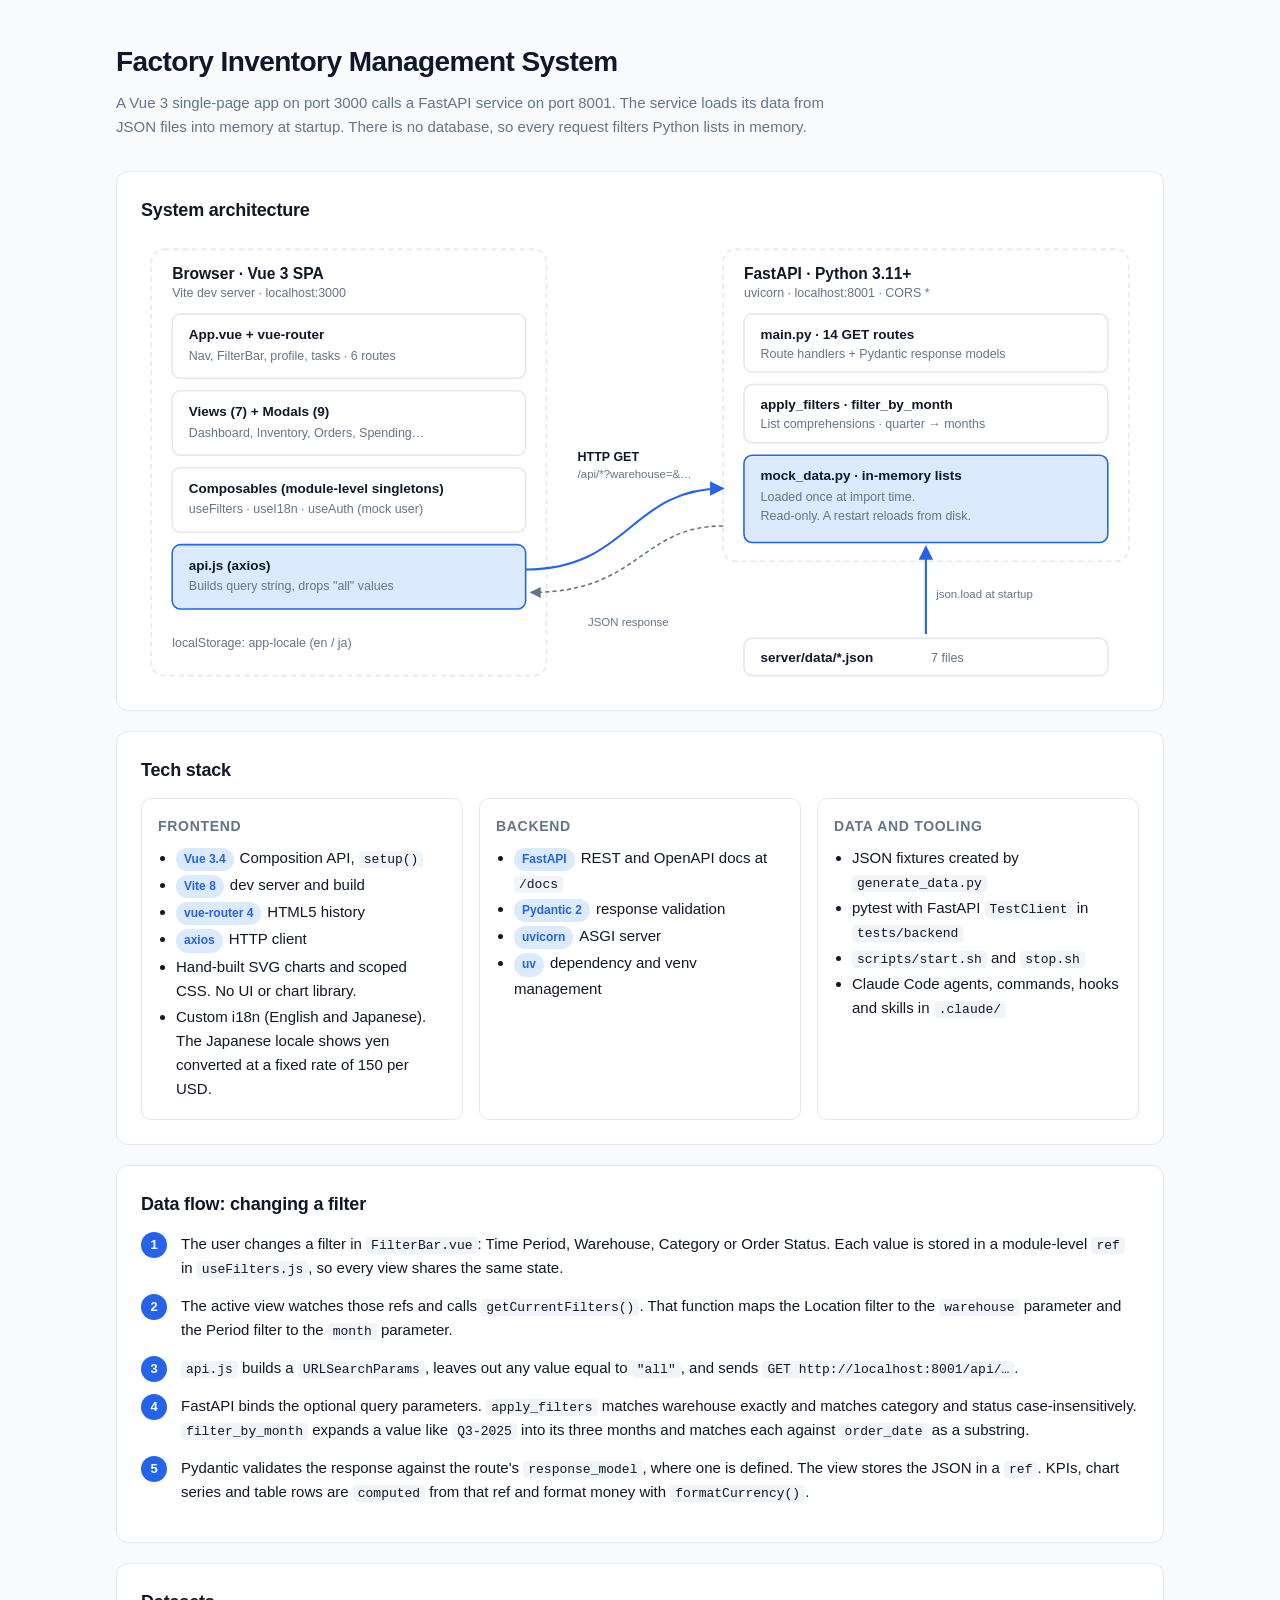
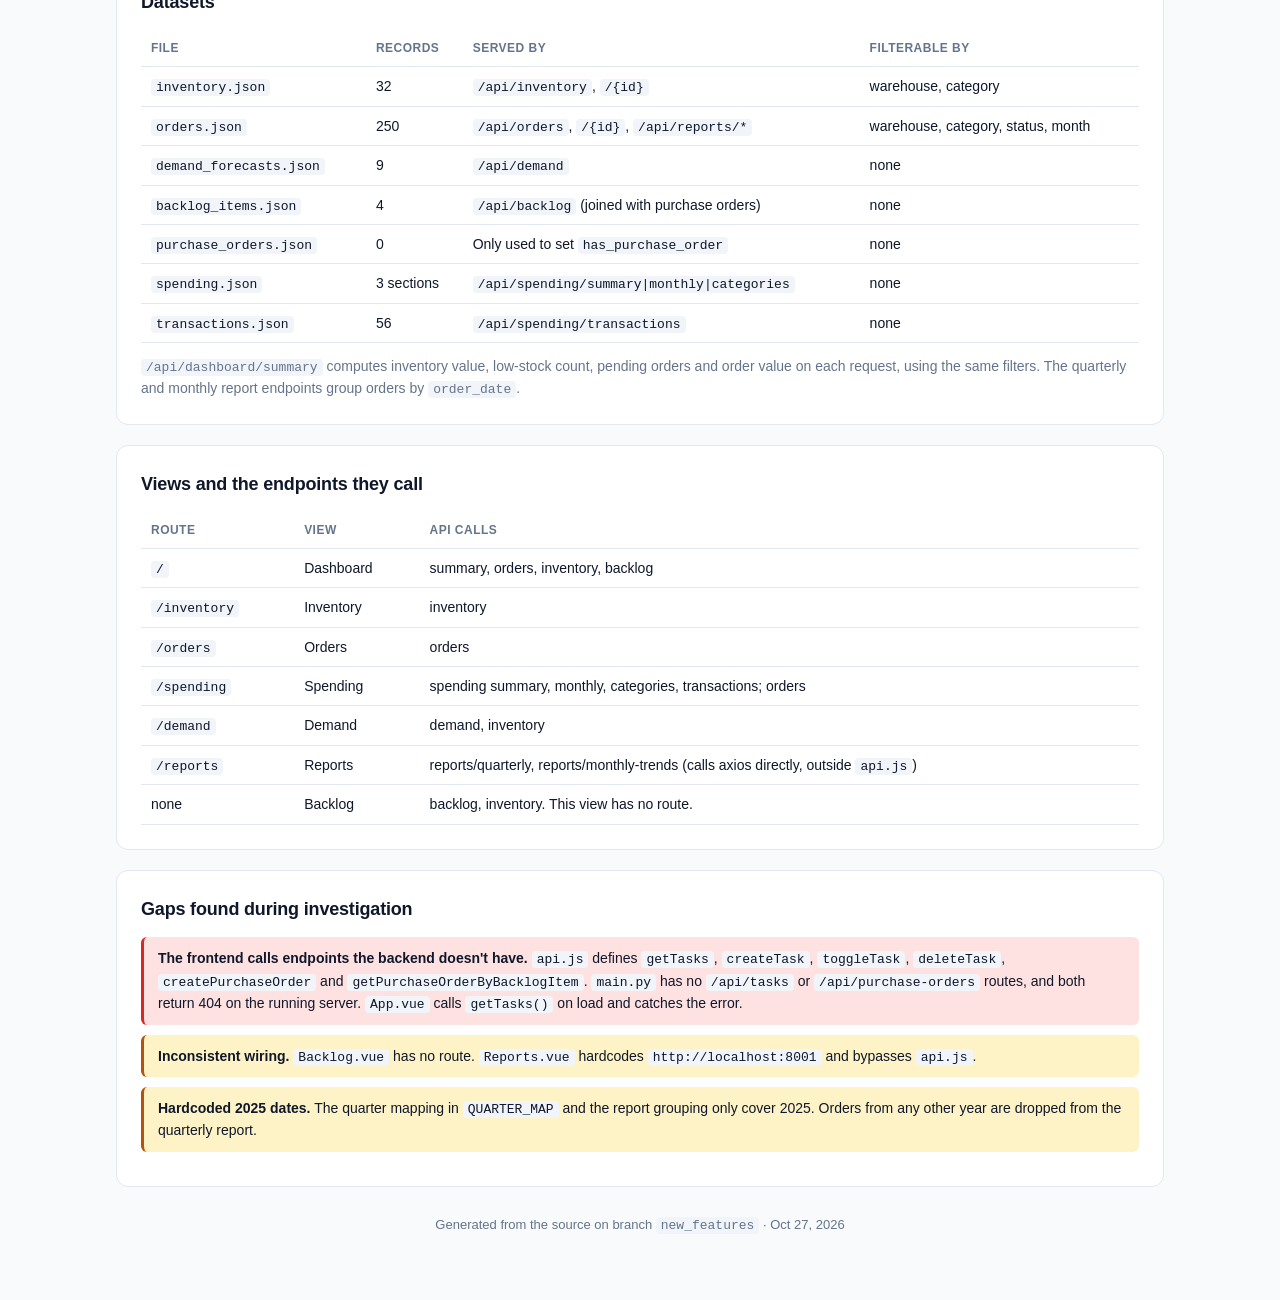
<file: docs/architecture.html>
<!doctype html>
<html lang="en">
<head>
<meta charset="utf-8">
<meta name="viewport" content="width=device-width, initial-scale=1">
<title>Inventory System Architecture</title>
<style>
  :root {
    --bg: #f8fafc; --surface: #ffffff; --text: #0f172a; --muted: #64748b;
    --border: #e2e8f0; --accent: #2563eb; --accent-soft: #dbeafe;
    --green: #16a34a; --green-soft: #dcfce7; --amber: #b45309; --amber-soft: #fef3c7;
    --red: #dc2626; --red-soft: #fee2e2; --code-bg: #f1f5f9;
  }
  @media (prefers-color-scheme: dark) {
    :root:not([data-theme="light"]) {
      --bg: #0b1120; --surface: #111827; --text: #e2e8f0; --muted: #94a3b8;
      --border: #1f2937; --accent: #60a5fa; --accent-soft: #1e3a5f;
      --green: #4ade80; --green-soft: #14532d; --amber: #fbbf24; --amber-soft: #451a03;
      --red: #f87171; --red-soft: #450a0a; --code-bg: #1e293b;
    }
  }
  * { box-sizing: border-box; }
  body { margin: 0; background: var(--bg); color: var(--text);
    font: 15px/1.6 -apple-system, BlinkMacSystemFont, "Segoe UI", Inter, sans-serif; }
  .wrap { max-width: 1080px; margin: 0 auto; padding: 40px 16px 64px; }
  header { margin-bottom: 32px; }
  h1 { font-size: 28px; margin: 0 0 6px; letter-spacing: -0.02em; }
  h2 { font-size: 18px; margin: 0 0 14px; letter-spacing: -0.01em; }
  h3 { font-size: 14px; margin: 0 0 8px; text-transform: uppercase; letter-spacing: 0.05em; color: var(--muted); }
  p.lede { color: var(--muted); margin: 0; max-width: 720px; }
  section { background: var(--surface); border: 1px solid var(--border); border-radius: 12px;
    padding: 24px; margin-bottom: 20px; }
  code { font: 13px ui-monospace, SFMono-Regular, Menlo, monospace; background: var(--code-bg);
    padding: 1px 5px; border-radius: 4px; }
  .grid { display: grid; gap: 16px; grid-template-columns: repeat(auto-fit, minmax(240px, 1fr)); }
  .card { border: 1px solid var(--border); border-radius: 10px; padding: 16px; }
  .card ul { margin: 0; padding-left: 18px; }
  .card li { margin: 2px 0; }
  .pill { display: inline-block; font-size: 12px; font-weight: 600; padding: 2px 8px; border-radius: 999px;
    background: var(--accent-soft); color: var(--accent); margin-right: 6px; }
  svg { width: 100%; height: auto; display: block; }
  svg text { fill: var(--text); font-family: inherit; }
  svg .muted { fill: var(--muted); }
  svg .box { fill: var(--surface); stroke: var(--border); stroke-width: 1.5; }
  svg .box-accent { fill: var(--accent-soft); stroke: var(--accent); stroke-width: 1.5; }
  svg .group { fill: none; stroke: var(--border); stroke-width: 1.5; stroke-dasharray: 5 4; }
  svg .arrow { stroke: var(--accent); stroke-width: 2; fill: none; marker-end: url(#arrowhead); }
  svg .arrow-back { stroke: var(--muted); stroke-width: 1.5; fill: none; stroke-dasharray: 4 3; marker-end: url(#arrowhead-muted); }
  .diagram-scroll { overflow-x: auto; }
  .diagram-scroll svg { min-width: 680px; }
  table { width: 100%; border-collapse: collapse; font-size: 14px; }
  th, td { text-align: left; padding: 8px 10px; border-bottom: 1px solid var(--border); vertical-align: top; }
  th { color: var(--muted); font-weight: 600; font-size: 12px; text-transform: uppercase; letter-spacing: 0.04em; }
  .table-scroll { overflow-x: auto; }
  ol.flow { counter-reset: step; list-style: none; padding: 0; margin: 0; }
  ol.flow li { counter-increment: step; position: relative; padding: 0 0 14px 40px; }
  ol.flow li::before { content: counter(step); position: absolute; left: 0; top: 0; width: 26px; height: 26px;
    border-radius: 50%; background: var(--accent); color: var(--surface); font-weight: 700; font-size: 13px;
    display: grid; place-items: center; }
  .note { border-left: 3px solid; padding: 10px 14px; border-radius: 6px; margin: 10px 0; font-size: 14px; }
  .note.warn { border-color: var(--amber); background: var(--amber-soft); }
  .note.bad { border-color: var(--red); background: var(--red-soft); }
  footer { color: var(--muted); font-size: 13px; text-align: center; margin-top: 28px; }
</style>
</head>
<body>
<div class="wrap">

<header>
  <h1>Factory Inventory Management System</h1>
  <p class="lede">A Vue 3 single-page app on port 3000 calls a FastAPI service on port 8001. The service loads its data from JSON files into memory at startup. There is no database, so every request filters Python lists in memory.</p>
</header>

<section>
  <h2>System architecture</h2>
  <div class="diagram-scroll">
  <svg viewBox="0 0 960 430" role="img" aria-label="Architecture diagram: browser running Vue SPA, calling FastAPI server over HTTP, which reads JSON files at startup">
    <defs>
      <marker id="arrowhead" viewBox="0 0 10 10" refX="9" refY="5" markerWidth="7" markerHeight="7" orient="auto-start-reverse">
        <path d="M0,0 L10,5 L0,10 z" fill="var(--accent)"/>
      </marker>
      <marker id="arrowhead-muted" viewBox="0 0 10 10" refX="9" refY="5" markerWidth="7" markerHeight="7" orient="auto-start-reverse">
        <path d="M0,0 L10,5 L0,10 z" fill="var(--muted)"/>
      </marker>
    </defs>

    <!-- Client group -->
    <rect class="group" x="10" y="10" width="380" height="410" rx="12"/>
    <text x="30" y="38" font-weight="700" font-size="15">Browser · Vue 3 SPA</text>
    <text x="30" y="56" class="muted" font-size="12">Vite dev server · localhost:3000</text>

    <rect class="box" x="30" y="72" width="340" height="62" rx="8"/>
    <text x="46" y="96" font-weight="600" font-size="13">App.vue + vue-router</text>
    <text x="46" y="116" class="muted" font-size="12">Nav, FilterBar, profile, tasks · 6 routes</text>

    <rect class="box" x="30" y="146" width="340" height="62" rx="8"/>
    <text x="46" y="170" font-weight="600" font-size="13">Views (7) + Modals (9)</text>
    <text x="46" y="190" class="muted" font-size="12">Dashboard, Inventory, Orders, Spending…</text>

    <rect class="box" x="30" y="220" width="340" height="62" rx="8"/>
    <text x="46" y="244" font-weight="600" font-size="13">Composables (module-level singletons)</text>
    <text x="46" y="264" class="muted" font-size="12">useFilters · useI18n · useAuth (mock user)</text>

    <rect class="box-accent" x="30" y="294" width="340" height="62" rx="8"/>
    <text x="46" y="318" font-weight="600" font-size="13">api.js (axios)</text>
    <text x="46" y="338" class="muted" font-size="12">Builds query string, drops "all" values</text>

    <text x="30" y="392" class="muted" font-size="12">localStorage: app-locale (en / ja)</text>

    <!-- HTTP -->
    <path class="arrow" d="M370,318 C470,318 470,240 560,240"/>
    <text x="420" y="214" font-size="12" font-weight="600">HTTP GET</text>
    <text x="420" y="230" class="muted" font-size="11">/api/*?warehouse=&amp;…</text>
    <path class="arrow-back" d="M560,276 C480,276 480,340 375,340"/>
    <text x="430" y="372" class="muted" font-size="11">JSON response</text>

    <!-- Server group -->
    <rect class="group" x="560" y="10" width="390" height="300" rx="12"/>
    <text x="580" y="38" font-weight="700" font-size="15">FastAPI · Python 3.11+</text>
    <text x="580" y="56" class="muted" font-size="12">uvicorn · localhost:8001 · CORS *</text>

    <rect class="box" x="580" y="72" width="350" height="56" rx="8"/>
    <text x="596" y="96" font-weight="600" font-size="13">main.py · 14 GET routes</text>
    <text x="596" y="114" class="muted" font-size="12">Route handlers + Pydantic response models</text>

    <rect class="box" x="580" y="140" width="350" height="56" rx="8"/>
    <text x="596" y="164" font-weight="600" font-size="13">apply_filters · filter_by_month</text>
    <text x="596" y="182" class="muted" font-size="12">List comprehensions · quarter → months</text>

    <rect class="box-accent" x="580" y="208" width="350" height="84" rx="8"/>
    <text x="596" y="232" font-weight="600" font-size="13">mock_data.py · in-memory lists</text>
    <text x="596" y="252" class="muted" font-size="12">Loaded once at import time.</text>
    <text x="596" y="270" class="muted" font-size="12">Read-only. A restart reloads from disk.</text>

    <!-- Data -->
    <path class="arrow" d="M755,380 L755,296"/>
    <text x="765" y="345" class="muted" font-size="11">json.load at startup</text>
    <rect class="box" x="580" y="384" width="350" height="36" rx="8"/>
    <text x="596" y="407" font-weight="600" font-size="13">server/data/*.json</text>
    <text x="760" y="407" class="muted" font-size="12">7 files</text>
  </svg>
  </div>
</section>

<section>
  <h2>Tech stack</h2>
  <div class="grid">
    <div class="card">
      <h3>Frontend</h3>
      <ul>
        <li><span class="pill">Vue 3.4</span>Composition API, <code>setup()</code></li>
        <li><span class="pill">Vite 8</span>dev server and build</li>
        <li><span class="pill">vue-router 4</span>HTML5 history</li>
        <li><span class="pill">axios</span>HTTP client</li>
        <li>Hand-built SVG charts and scoped CSS. No UI or chart library.</li>
        <li>Custom i18n (English and Japanese). The Japanese locale shows yen converted at a fixed rate of 150 per USD.</li>
      </ul>
    </div>
    <div class="card">
      <h3>Backend</h3>
      <ul>
        <li><span class="pill">FastAPI</span>REST and OpenAPI docs at <code>/docs</code></li>
        <li><span class="pill">Pydantic 2</span>response validation</li>
        <li><span class="pill">uvicorn</span>ASGI server</li>
        <li><span class="pill">uv</span>dependency and venv management</li>
      </ul>
    </div>
    <div class="card">
      <h3>Data and tooling</h3>
      <ul>
        <li>JSON fixtures created by <code>generate_data.py</code></li>
        <li>pytest with FastAPI <code>TestClient</code> in <code>tests/backend</code></li>
        <li><code>scripts/start.sh</code> and <code>stop.sh</code></li>
        <li>Claude Code agents, commands, hooks and skills in <code>.claude/</code></li>
      </ul>
    </div>
  </div>
</section>

<section>
  <h2>Data flow: changing a filter</h2>
  <ol class="flow">
    <li>The user changes a filter in <code>FilterBar.vue</code>: Time Period, Warehouse, Category or Order Status. Each value is stored in a module-level <code>ref</code> in <code>useFilters.js</code>, so every view shares the same state.</li>
    <li>The active view watches those refs and calls <code>getCurrentFilters()</code>. That function maps the Location filter to the <code>warehouse</code> parameter and the Period filter to the <code>month</code> parameter.</li>
    <li><code>api.js</code> builds a <code>URLSearchParams</code>, leaves out any value equal to <code>"all"</code>, and sends <code>GET http://localhost:8001/api/…</code>.</li>
    <li>FastAPI binds the optional query parameters. <code>apply_filters</code> matches warehouse exactly and matches category and status case-insensitively. <code>filter_by_month</code> expands a value like <code>Q3-2025</code> into its three months and matches each against <code>order_date</code> as a substring.</li>
    <li>Pydantic validates the response against the route's <code>response_model</code>, where one is defined. The view stores the JSON in a <code>ref</code>. KPIs, chart series and table rows are <code>computed</code> from that ref and format money with <code>formatCurrency()</code>.</li>
  </ol>
</section>

<section>
  <h2>Datasets</h2>
  <div class="table-scroll">
  <table>
    <thead><tr><th>File</th><th>Records</th><th>Served by</th><th>Filterable by</th></tr></thead>
    <tbody>
      <tr><td><code>inventory.json</code></td><td>32</td><td><code>/api/inventory</code>, <code>/{id}</code></td><td>warehouse, category</td></tr>
      <tr><td><code>orders.json</code></td><td>250</td><td><code>/api/orders</code>, <code>/{id}</code>, <code>/api/reports/*</code></td><td>warehouse, category, status, month</td></tr>
      <tr><td><code>demand_forecasts.json</code></td><td>9</td><td><code>/api/demand</code></td><td>none</td></tr>
      <tr><td><code>backlog_items.json</code></td><td>4</td><td><code>/api/backlog</code> (joined with purchase orders)</td><td>none</td></tr>
      <tr><td><code>purchase_orders.json</code></td><td>0</td><td>Only used to set <code>has_purchase_order</code></td><td>none</td></tr>
      <tr><td><code>spending.json</code></td><td>3 sections</td><td><code>/api/spending/summary|monthly|categories</code></td><td>none</td></tr>
      <tr><td><code>transactions.json</code></td><td>56</td><td><code>/api/spending/transactions</code></td><td>none</td></tr>
    </tbody>
  </table>
  </div>
  <p style="color:var(--muted);font-size:14px;margin:12px 0 0"><code>/api/dashboard/summary</code> computes inventory value, low-stock count, pending orders and order value on each request, using the same filters. The quarterly and monthly report endpoints group orders by <code>order_date</code>.</p>
</section>

<section>
  <h2>Views and the endpoints they call</h2>
  <div class="table-scroll">
  <table>
    <thead><tr><th>Route</th><th>View</th><th>API calls</th></tr></thead>
    <tbody>
      <tr><td><code>/</code></td><td>Dashboard</td><td>summary, orders, inventory, backlog</td></tr>
      <tr><td><code>/inventory</code></td><td>Inventory</td><td>inventory</td></tr>
      <tr><td><code>/orders</code></td><td>Orders</td><td>orders</td></tr>
      <tr><td><code>/spending</code></td><td>Spending</td><td>spending summary, monthly, categories, transactions; orders</td></tr>
      <tr><td><code>/demand</code></td><td>Demand</td><td>demand, inventory</td></tr>
      <tr><td><code>/reports</code></td><td>Reports</td><td>reports/quarterly, reports/monthly-trends (calls axios directly, outside <code>api.js</code>)</td></tr>
      <tr><td>none</td><td>Backlog</td><td>backlog, inventory. This view has no route.</td></tr>
    </tbody>
  </table>
  </div>
</section>

<section>
  <h2>Gaps found during investigation</h2>
  <div class="note bad"><strong>The frontend calls endpoints the backend doesn't have.</strong> <code>api.js</code> defines <code>getTasks</code>, <code>createTask</code>, <code>toggleTask</code>, <code>deleteTask</code>, <code>createPurchaseOrder</code> and <code>getPurchaseOrderByBacklogItem</code>. <code>main.py</code> has no <code>/api/tasks</code> or <code>/api/purchase-orders</code> routes, and both return 404 on the running server. <code>App.vue</code> calls <code>getTasks()</code> on load and catches the error.</div>
  <div class="note warn"><strong>Inconsistent wiring.</strong> <code>Backlog.vue</code> has no route. <code>Reports.vue</code> hardcodes <code>http://localhost:8001</code> and bypasses <code>api.js</code>.</div>
  <div class="note warn"><strong>Hardcoded 2025 dates.</strong> The quarter mapping in <code>QUARTER_MAP</code> and the report grouping only cover 2025. Orders from any other year are dropped from the quarterly report.</div>
</section>

<footer>Generated from the source on branch <code>new_features</code> · Oct 27, 2026</footer>
</div>
</body>
</html>
</file>
